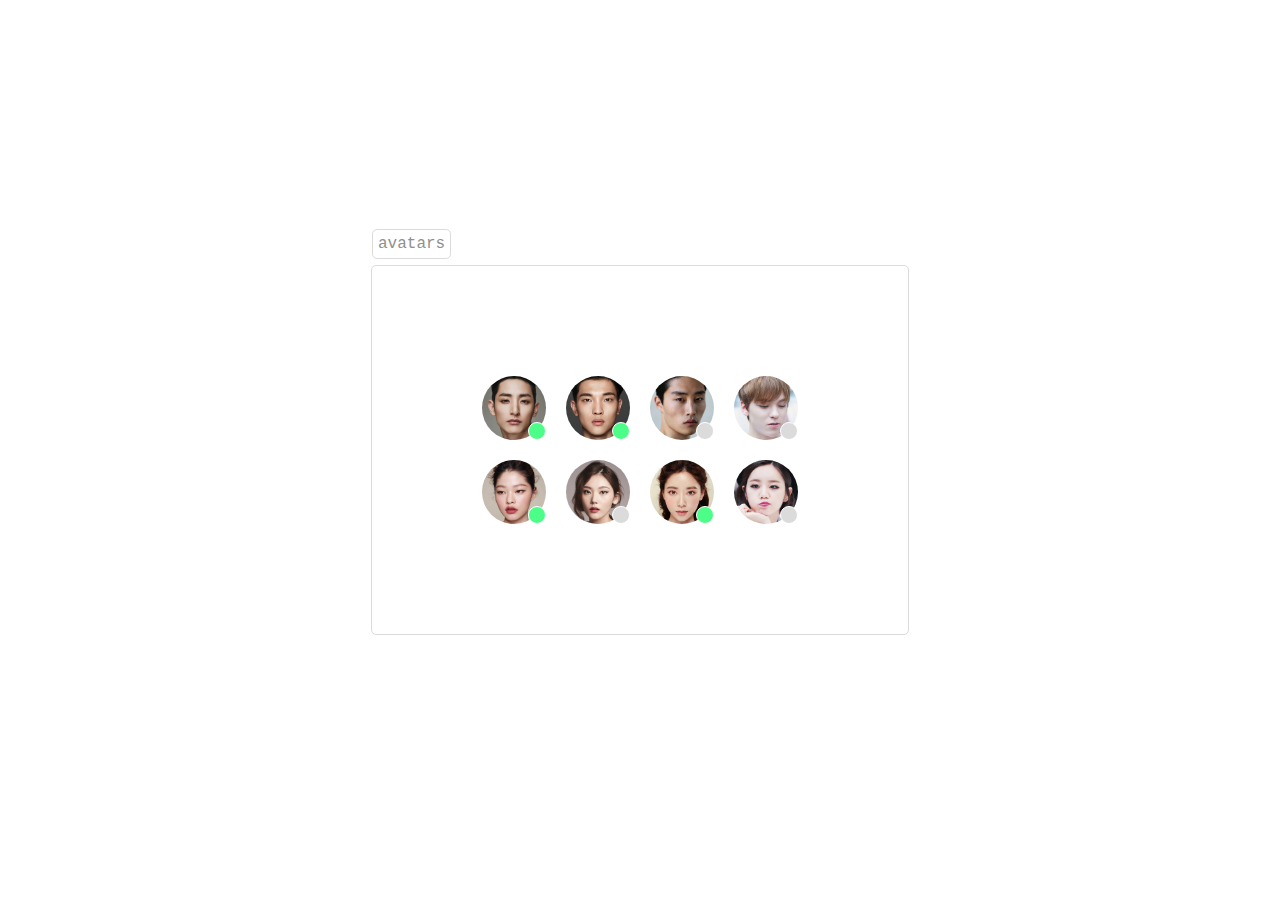
<file: avatars/avatars.html>
<!DOCTYPE html>
<html lang="ko-KR">
<head>
    <meta charset="UTF-8">
    <meta name="viewport" content="width=device-width, initial-scale=1.0">
    <link rel="stylesheet" href="./styles/avatars.css">
    <title>avatars</title>
</head>
<body>
    <section class="main">
        <figure class="caption">
            <p>avatars</p>
            <figcaption>avatars title</figcaption>
        </figure>
        <section class="avatar-list top">
            <figure class="profile">
                <img class="circle-image" src="../assets/avatars/face1.jpg" alt="">
                <div class="circle-status online"></div>
                <figcaption>profile status online</figcaption>
            </figure>
            <figure class="profile">
                <img class="circle-image" src="../assets/avatars/face2.jpg" alt="">
                <div class="circle-status"></div>
                <figcaption>profile status offline</figcaption>
            </figure>
            <figure class="profile">
                <img class="circle-image" src="../assets/avatars/face3.jpg" alt="">
                <div class="circle-status online"></div>
                <figcaption>profile status online</figcaption>
            </figure>
            <figure class="profile">
                <img class="circle-image" src="../assets/avatars/face4.jpg" alt="">
                <div class="circle-status"></div>
                <figcaption>profile status offline</figcaption>
            </figure>
        </section>
        <section class="avatar-list bottom">
            <figure class="profile">
                <img class="circle-image" src="../assets/avatars/face7.jpg" alt="">
                <div class="circle-status online"></div>
                <figcaption>profile status online</figcaption>
            </figure>
            <figure class="profile">
                <img class="circle-image" src="../assets/avatars/face5.jpg" alt="">
                <div class="circle-status online"></div>
                <figcaption>profile status online</figcaption>
            </figure>
            <figure class="profile">
                <img class="circle-image" src="../assets/avatars/face6.jpg" alt="">
                <div class="circle-status"></div>
                <figcaption>profile status offline</figcaption>
            </figure>
            <figure class="profile">
                <img class="circle-image" src="../assets/avatars/face8.jpg" alt="">
                <div class="circle-status"></div>
                <figcaption>profile status offline</figcaption>
            </figure>
        </section>
    </section>
        
</body>
</html>
</file>
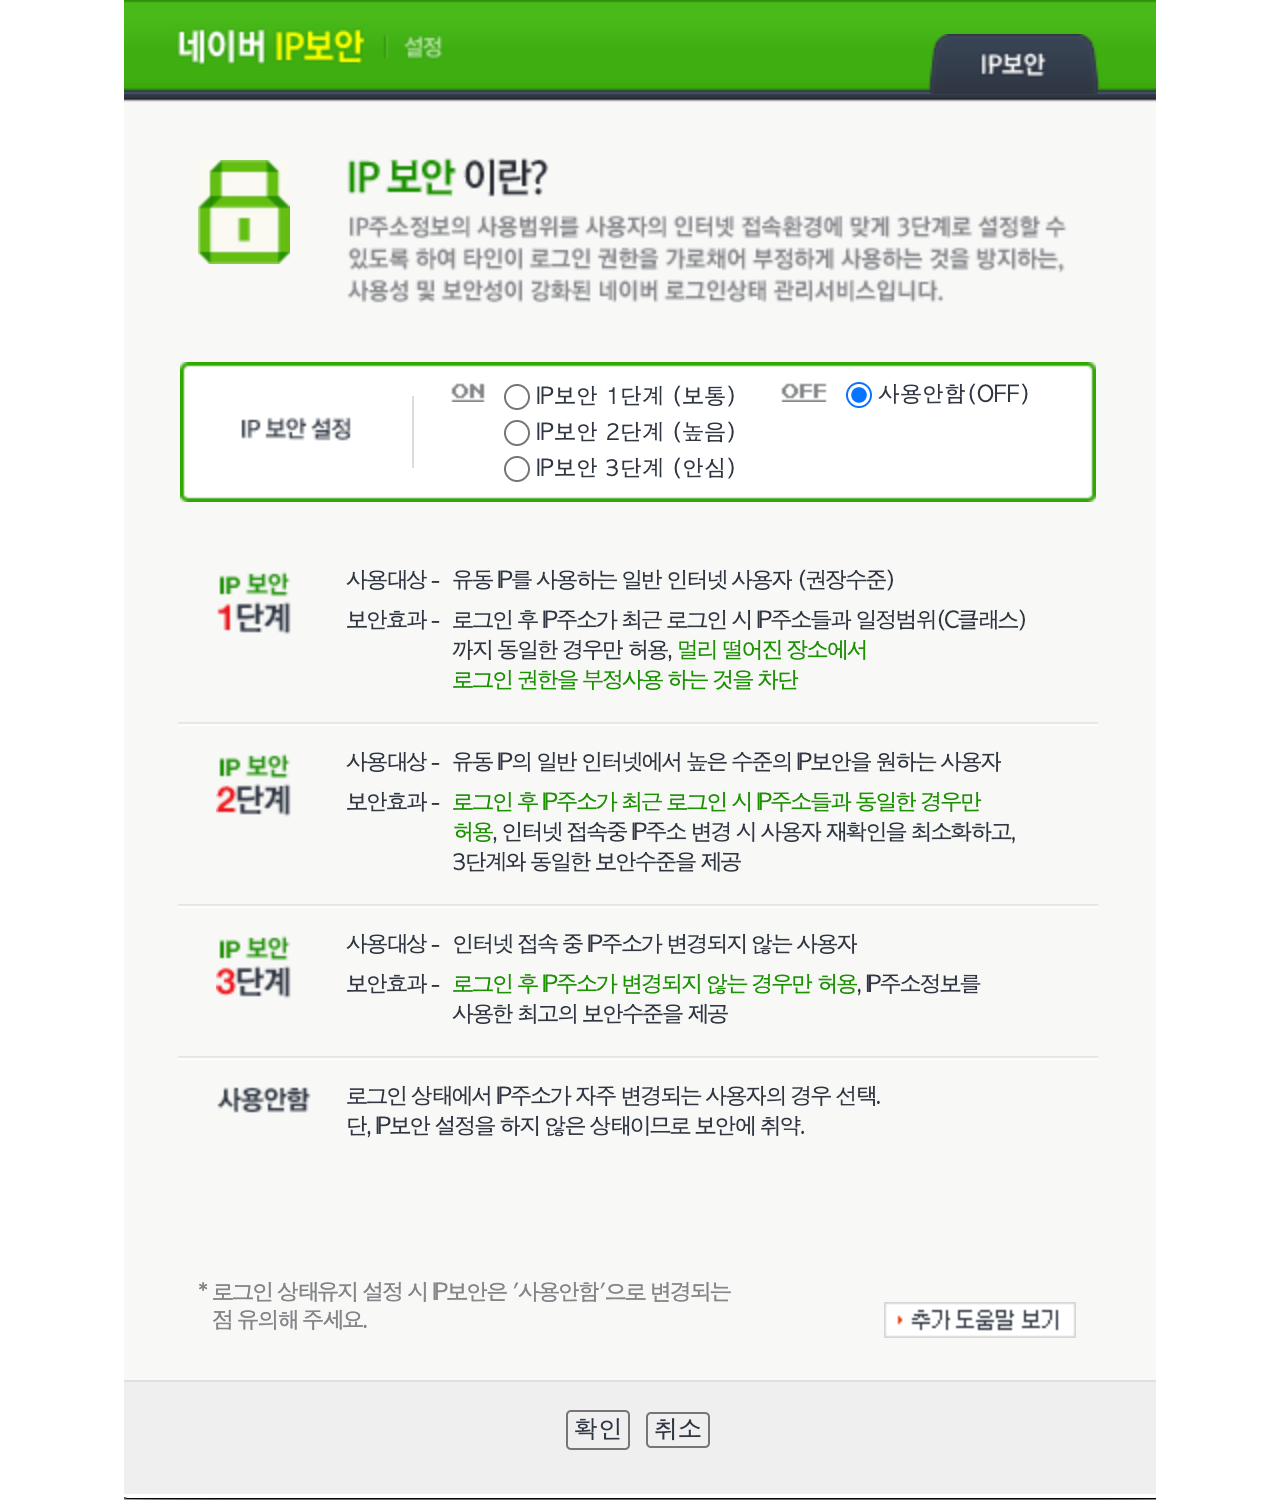
<file: login/pages/ip_security.html>
<!DOCTYPE html>
<html lang="ko">

  <head>
    <meta charset="UTF-8" />
    <meta name="viewport" content="width=device-width, initial-scale=1.0" />
    <title>네이버 IP 보안 로그인</title>
    <style>
      body {
        margin: 0;
      }

      div {
        display: flex;
        justify-content: center;
      }

      img {
        max-width: 100%;
        height: auto;
        margin: 0 auto;
      }
    </style>
  </head>

  <body>
    <div>
      <img src="ip-security.png" alt="IP 보안 이란?..." />
    </div>
  </body>

</html>
</file>
<file: avatars/styles/avatars.css>
html {
    height: 100%;
}

body {
    width: 100%;
    min-height: 100%;
}

.main {
    position: absolute;
    display:block;
    width: fit-content;
    top: 50%;
    left: 50%;
    transform: translate(-50%, -50%);
    
    border: #dbdbdb solid 1px;
    border-radius: 5px;
    padding: 100px;
}

.caption {
    position: absolute;
    left: 0%;
    top: -10%;
    border: #dbdbdb solid 1px;
    border-radius: 5px;
    padding: 5px;
    color: #8f8f8f;
    font-family: 'Courier New', Courier, monospace;
    margin: 0;
}

figcaption {
    position: absolute;
    width: 1px;
    height: 1px;
    padding: 0;
    margin: -1px;
    overflow: hidden;
    clip: rect(0, 0, 0, 0);
    white-space: nowrap;
    border-width: 0;
}

.caption p {
    margin: 0;
}

@supports (display:flex) {
    .main{
        display: flex;
        flex-direction: column-reverse;
    }
    .avatar-list {
        position: relative;
        overflow: hidden;
        display: flex;
        margin: 10px 10px;
    }

    .profile {
        position: relative;
        width: 64px;
        height: 64px;
        margin: 0px 20px 0px 0px;
    }
}

@supports not (display:flex){
    .avatar-list {
        position: relative;
        overflow: hidden;
        margin: 10px 10px;
    }

    .profile {
        float: inline-start;
        position: relative;
        width: 64px;
        height: 64px;
        margin: 0px 20px 0px 0px;
    }
}

.profile:last-child {
    margin: 0px;
}

.profile .circle-image {
    width: 64px;
    height: 64px;
    object-fit: cover;
    border-radius: 32px;
}

.profile .circle-status {
    position: absolute;
    bottom: 0%;
    right: 0%;
    width: 16px;
    height: 16px;
    background-color: #dbdbdb;
    border-radius: 10px;
    border: #fff solid 1px;
}

.profile .circle-status.online {
    background-color: #4cfe88;
}
</file>
